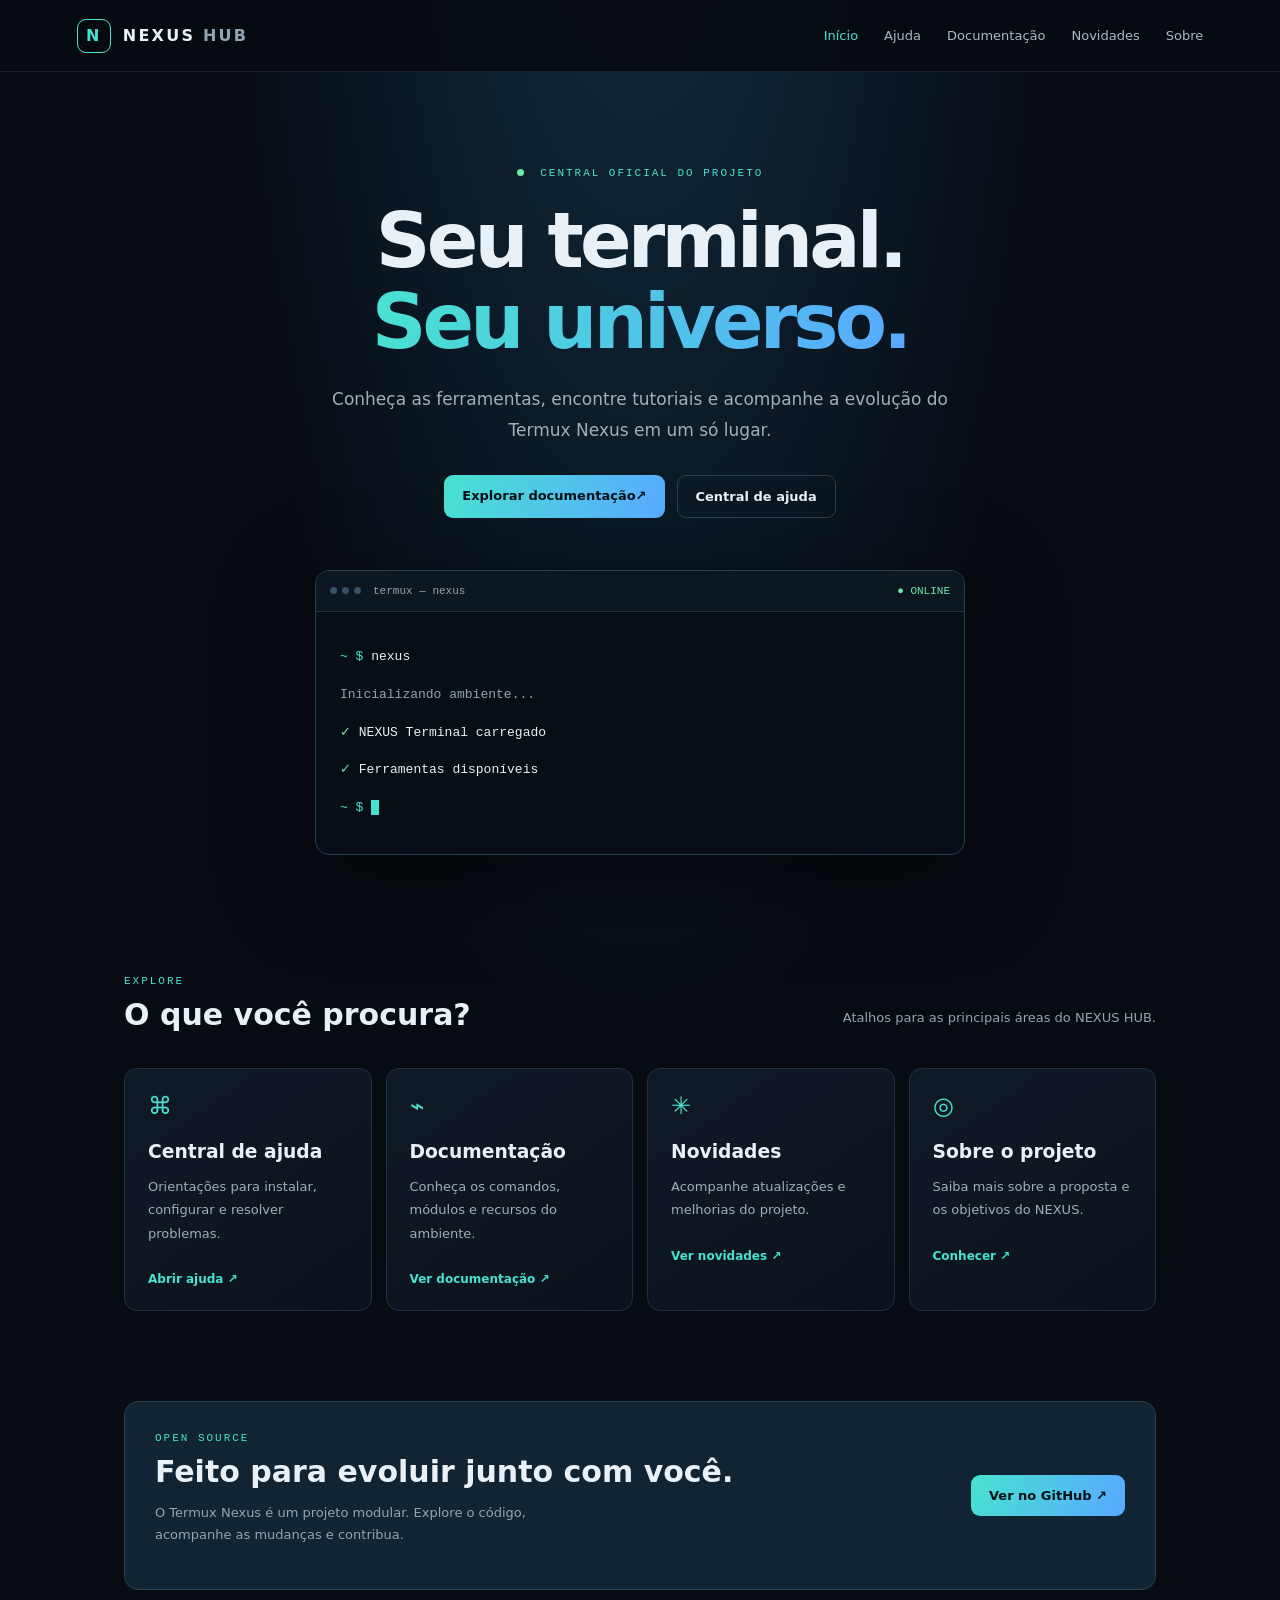
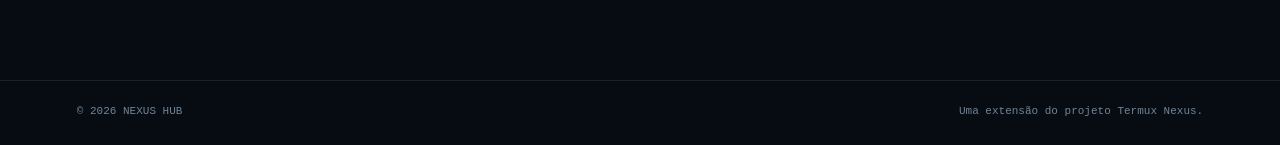
<file: docs/index.html>
<!doctype html>
<html lang="pt-BR"><head><meta charset="utf-8"><meta name="viewport" content="width=device-width,initial-scale=1"><meta name="theme-color" content="#070b12"><meta name="description" content="NEXUS HUB — central oficial de ajuda, documentação e novidades do Termux Nexus."><title>NEXUS HUB — Início</title><link rel="stylesheet" href="assets/style.css"></head><body>
<header class="topbar"><a class="brand" href="index.html"><span class="brand-mark">N</span><span>NEXUS<span class="muted"> HUB</span></span></a><button class="menu-toggle" aria-label="Abrir menu" aria-expanded="false">☰</button><nav class="nav"><a class="active" href="index.html">Início</a><a href="ajuda.html">Ajuda</a><a href="documentacao.html">Documentação</a><a href="novidades.html">Novidades</a><a href="sobre.html">Sobre</a></nav></header>
<main><section class="hero"><div class="eyebrow"><span class="pulse"></span> CENTRAL OFICIAL DO PROJETO</div><h1>Seu terminal.<br><span class="gradient">Seu universo.</span></h1><p class="lead">Conheça as ferramentas, encontre tutoriais e acompanhe a evolução do Termux Nexus em um só lugar.</p><div class="actions"><a class="button primary" href="documentacao.html">Explorar documentação <span>↗</span></a><a class="button secondary" href="ajuda.html">Central de ajuda</a></div><div class="terminal-card"><div class="terminal-head"><div class="dots"><i></i><i></i><i></i></div><span>termux — nexus</span><span class="live">● ONLINE</span></div><div class="terminal-body"><p><span class="cyan">~ $</span> nexus</p><p class="dim">Inicializando ambiente...</p><p><span class="green">✓</span> NEXUS Terminal carregado</p><p><span class="green">✓</span> Ferramentas disponíveis</p><p><span class="cyan">~ $</span> <span class="cursor"></span></p></div></div></section>
<section class="section"><div class="section-heading"><div><div class="eyebrow">EXPLORE</div><h2>O que você procura?</h2></div><p>Atalhos para as principais áreas do NEXUS HUB.</p></div><div class="cards">
<a class="card" href="ajuda.html"><span class="icon">⌘</span><h3>Central de ajuda</h3><p>Orientações para instalar, configurar e resolver problemas.</p><span class="card-link">Abrir ajuda ↗</span></a>
<a class="card" href="documentacao.html"><span class="icon">⌁</span><h3>Documentação</h3><p>Conheça os comandos, módulos e recursos do ambiente.</p><span class="card-link">Ver documentação ↗</span></a>
<a class="card" href="novidades.html"><span class="icon">✳</span><h3>Novidades</h3><p>Acompanhe atualizações e melhorias do projeto.</p><span class="card-link">Ver novidades ↗</span></a>
<a class="card" href="sobre.html"><span class="icon">◎</span><h3>Sobre o projeto</h3><p>Saiba mais sobre a proposta e os objetivos do NEXUS.</p><span class="card-link">Conhecer ↗</span></a>
</div></section><section class="callout"><div><div class="eyebrow">OPEN SOURCE</div><h2>Feito para evoluir junto com você.</h2><p>O Termux Nexus é um projeto modular. Explore o código, acompanhe as mudanças e contribua.</p></div><a class="button primary" href="https://github.com/EchoX10/termux-nexus" target="_blank" rel="noopener">Ver no GitHub ↗</a></section></main><footer><span>© <span data-year></span> NEXUS HUB</span><span>Uma extensão do projeto Termux Nexus.</span></footer><script src="assets/app.js"></script></body></html>
</file>
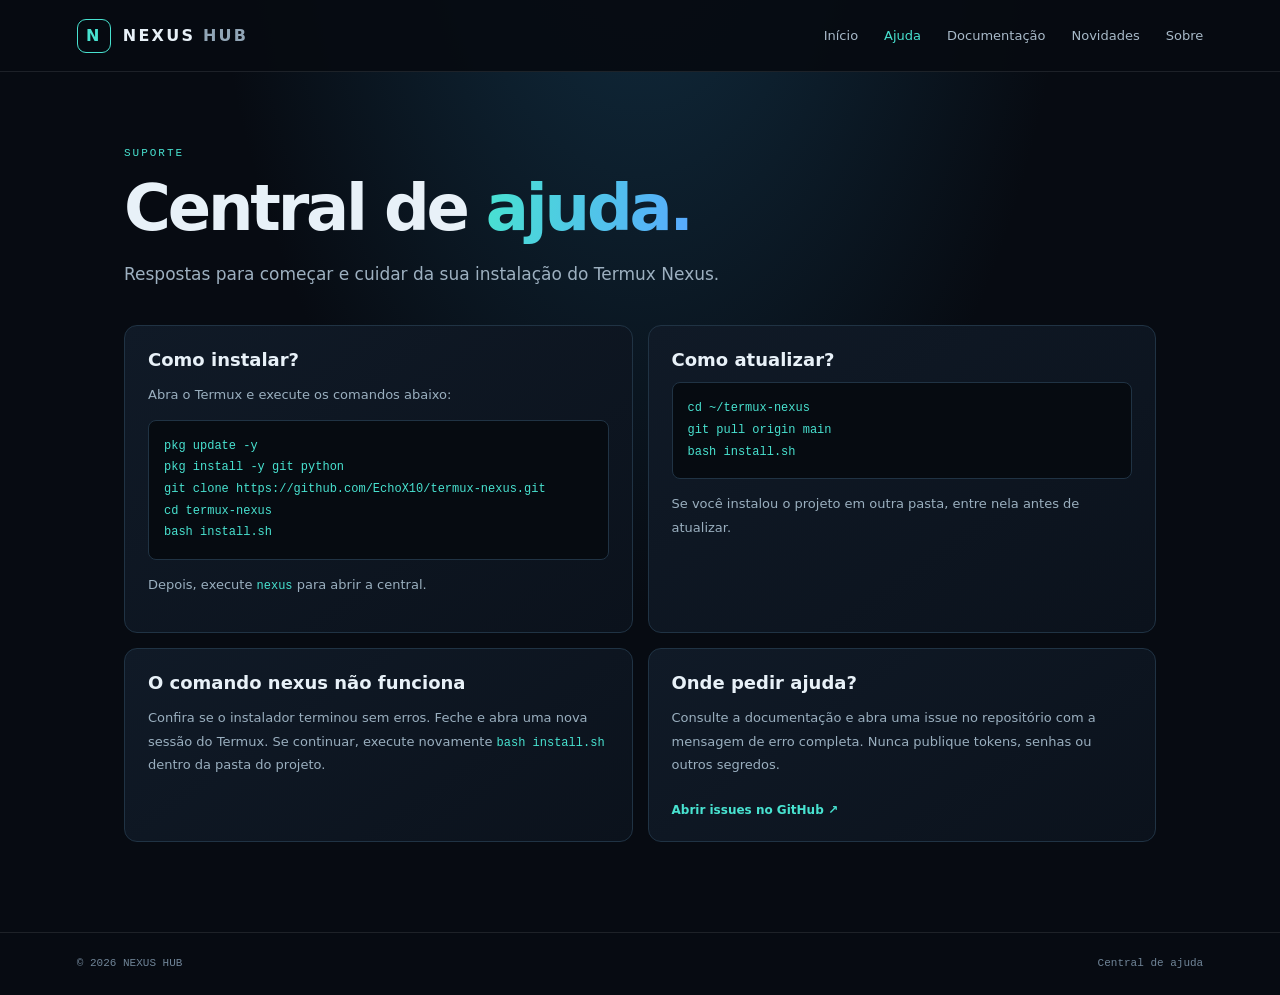
<file: docs/ajuda.html>
<!doctype html><html lang="pt-BR"><head><meta charset="utf-8"><meta name="viewport" content="width=device-width,initial-scale=1"><meta name="theme-color" content="#070b12"><title>Ajuda — NEXUS HUB</title><link rel="stylesheet" href="assets/style.css"></head><body><header class="topbar"><a class="brand" href="index.html"><span class="brand-mark">N</span><span>NEXUS<span class="muted"> HUB</span></span></a><button class="menu-toggle" aria-label="Abrir menu" aria-expanded="false">☰</button><nav class="nav"><a href="index.html">Início</a><a class="active" href="ajuda.html">Ajuda</a><a href="documentacao.html">Documentação</a><a href="novidades.html">Novidades</a><a href="sobre.html">Sobre</a></nav></header><main class="page"><div class="eyebrow">SUPORTE</div><h1>Central de <span class="gradient">ajuda.</span></h1><p class="lead">Respostas para começar e cuidar da sua instalação do Termux Nexus.</p><div class="content-grid"><article class="panel"><h2>Como instalar?</h2><p>Abra o Termux e execute os comandos abaixo:</p><pre><code>pkg update -y
pkg install -y git python
git clone https://github.com/EchoX10/termux-nexus.git
cd termux-nexus
bash install.sh</code></pre><p>Depois, execute <code>nexus</code> para abrir a central.</p></article><article class="panel"><h2>Como atualizar?</h2><pre><code>cd ~/termux-nexus
git pull origin main
bash install.sh</code></pre><p>Se você instalou o projeto em outra pasta, entre nela antes de atualizar.</p></article><article class="panel"><h2>O comando nexus não funciona</h2><p>Confira se o instalador terminou sem erros. Feche e abra uma nova sessão do Termux. Se continuar, execute novamente <code>bash install.sh</code> dentro da pasta do projeto.</p></article><article class="panel"><h2>Onde pedir ajuda?</h2><p>Consulte a documentação e abra uma issue no repositório com a mensagem de erro completa. Nunca publique tokens, senhas ou outros segredos.</p><a class="text-link" href="https://github.com/EchoX10/termux-nexus/issues" target="_blank" rel="noopener">Abrir issues no GitHub ↗</a></article></div></main><footer><span>© <span data-year></span> NEXUS HUB</span><span>Central de ajuda</span></footer><script src="assets/app.js"></script></body></html>
</file>
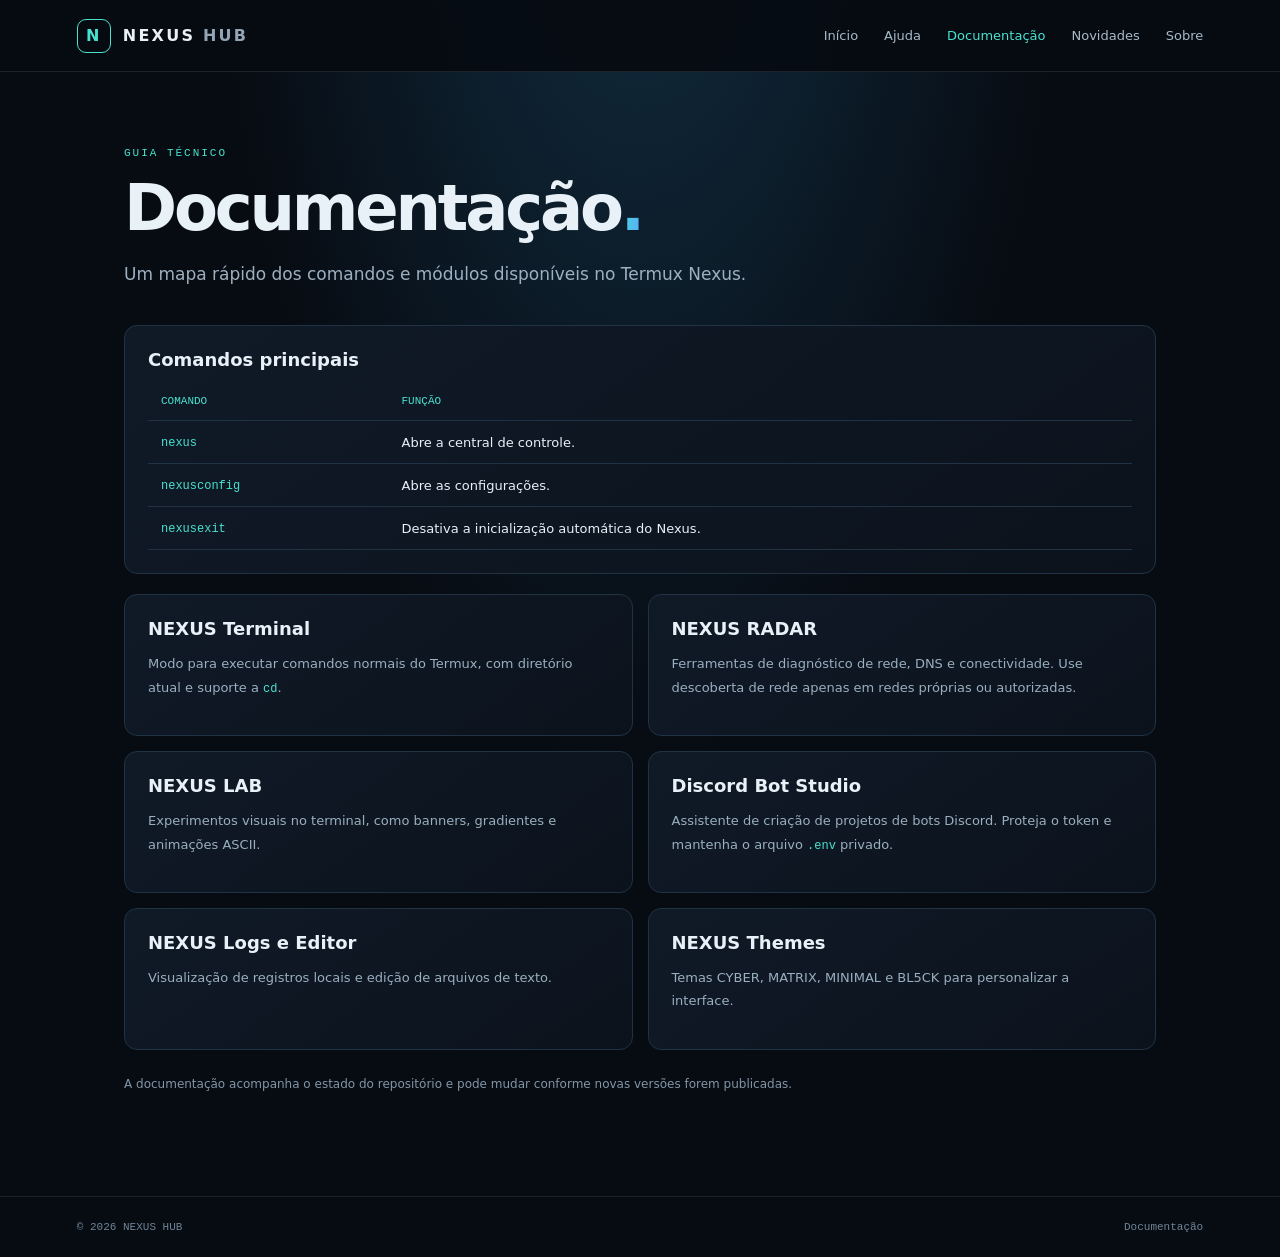
<file: docs/documentacao.html>
<!doctype html><html lang="pt-BR"><head><meta charset="utf-8"><meta name="viewport" content="width=device-width,initial-scale=1"><meta name="theme-color" content="#070b12"><title>Documentação — NEXUS HUB</title><link rel="stylesheet" href="assets/style.css"></head><body><header class="topbar"><a class="brand" href="index.html"><span class="brand-mark">N</span><span>NEXUS<span class="muted"> HUB</span></span></a><button class="menu-toggle" aria-label="Abrir menu" aria-expanded="false">☰</button><nav class="nav"><a href="index.html">Início</a><a href="ajuda.html">Ajuda</a><a class="active" href="documentacao.html">Documentação</a><a href="novidades.html">Novidades</a><a href="sobre.html">Sobre</a></nav></header><main class="page"><div class="eyebrow">GUIA TÉCNICO</div><h1>Documentação<span class="gradient">.</span></h1><p class="lead">Um mapa rápido dos comandos e módulos disponíveis no Termux Nexus.</p><div class="panel"><h2>Comandos principais</h2><div class="table-wrap"><table><tr><th>Comando</th><th>Função</th></tr><tr><td><code>nexus</code></td><td>Abre a central de controle.</td></tr><tr><td><code>nexusconfig</code></td><td>Abre as configurações.</td></tr><tr><td><code>nexusexit</code></td><td>Desativa a inicialização automática do Nexus.</td></tr></table></div></div><div class="content-grid"><article class="panel"><h2>NEXUS Terminal</h2><p>Modo para executar comandos normais do Termux, com diretório atual e suporte a <code>cd</code>.</p></article><article class="panel"><h2>NEXUS RADAR</h2><p>Ferramentas de diagnóstico de rede, DNS e conectividade. Use descoberta de rede apenas em redes próprias ou autorizadas.</p></article><article class="panel"><h2>NEXUS LAB</h2><p>Experimentos visuais no terminal, como banners, gradientes e animações ASCII.</p></article><article class="panel"><h2>Discord Bot Studio</h2><p>Assistente de criação de projetos de bots Discord. Proteja o token e mantenha o arquivo <code>.env</code> privado.</p></article><article class="panel"><h2>NEXUS Logs e Editor</h2><p>Visualização de registros locais e edição de arquivos de texto.</p></article><article class="panel"><h2>NEXUS Themes</h2><p>Temas CYBER, MATRIX, MINIMAL e BL5CK para personalizar a interface.</p></article></div><p class="note">A documentação acompanha o estado do repositório e pode mudar conforme novas versões forem publicadas.</p></main><footer><span>© <span data-year></span> NEXUS HUB</span><span>Documentação</span></footer><script src="assets/app.js"></script></body></html>
</file>
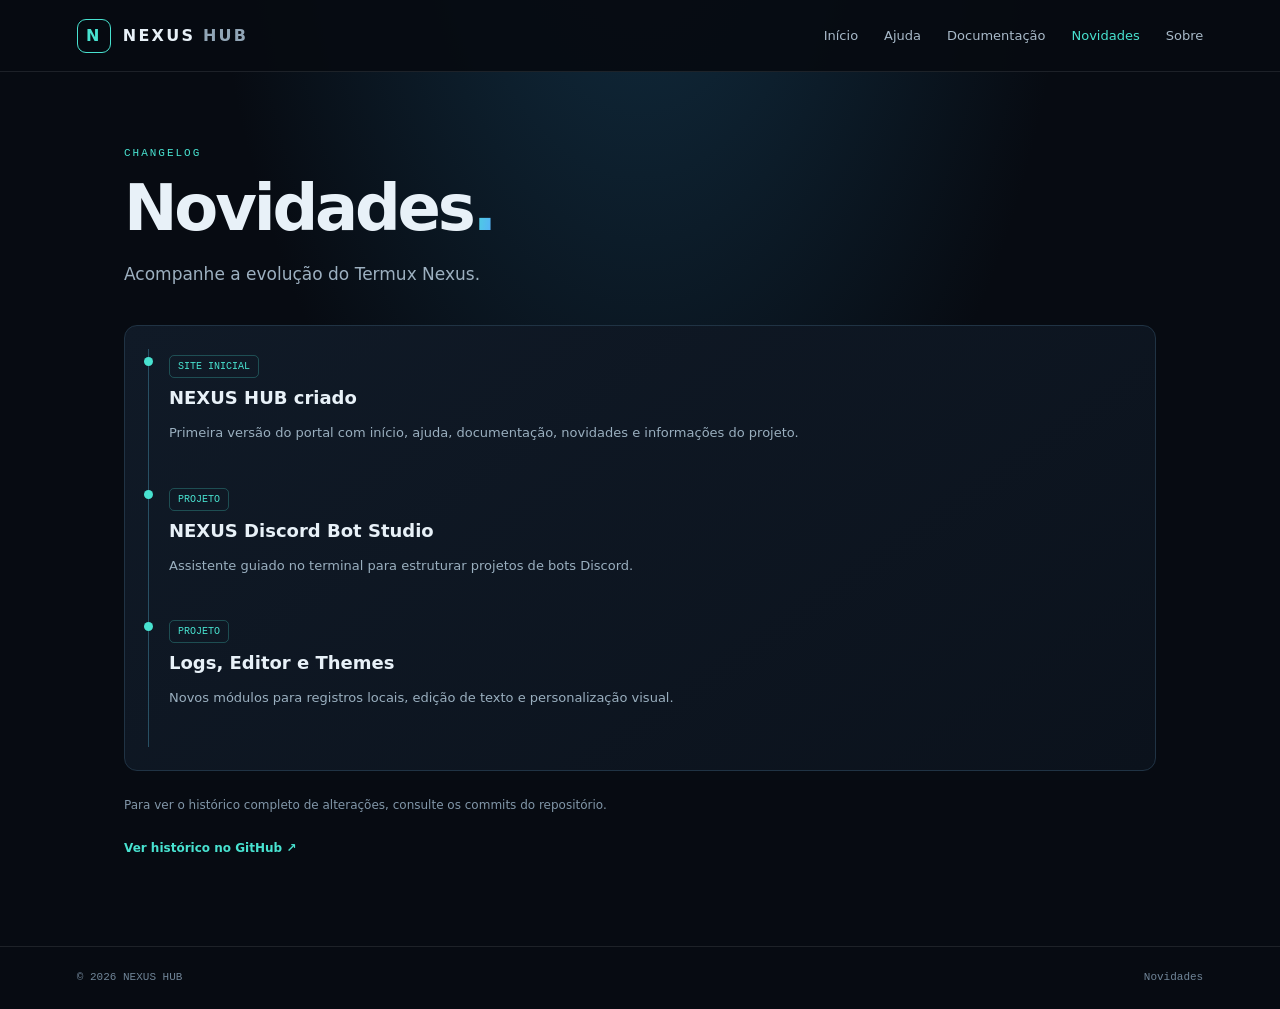
<file: docs/novidades.html>
<!doctype html><html lang="pt-BR"><head><meta charset="utf-8"><meta name="viewport" content="width=device-width,initial-scale=1"><meta name="theme-color" content="#070b12"><title>Novidades — NEXUS HUB</title><link rel="stylesheet" href="assets/style.css"></head><body><header class="topbar"><a class="brand" href="index.html"><span class="brand-mark">N</span><span>NEXUS<span class="muted"> HUB</span></span></a><button class="menu-toggle" aria-label="Abrir menu" aria-expanded="false">☰</button><nav class="nav"><a href="index.html">Início</a><a href="ajuda.html">Ajuda</a><a href="documentacao.html">Documentação</a><a class="active" href="novidades.html">Novidades</a><a href="sobre.html">Sobre</a></nav></header><main class="page"><div class="eyebrow">CHANGELOG</div><h1>Novidades<span class="gradient">.</span></h1><p class="lead">Acompanhe a evolução do Termux Nexus.</p><article class="panel timeline"><div class="timeline-item"><span class="tag">SITE INICIAL</span><h2>NEXUS HUB criado</h2><p>Primeira versão do portal com início, ajuda, documentação, novidades e informações do projeto.</p></div><div class="timeline-item"><span class="tag">PROJETO</span><h2>NEXUS Discord Bot Studio</h2><p>Assistente guiado no terminal para estruturar projetos de bots Discord.</p></div><div class="timeline-item"><span class="tag">PROJETO</span><h2>Logs, Editor e Themes</h2><p>Novos módulos para registros locais, edição de texto e personalização visual.</p></div></article><p class="note">Para ver o histórico completo de alterações, consulte os commits do repositório.</p><a class="text-link" href="https://github.com/EchoX10/termux-nexus/commits/main" target="_blank" rel="noopener">Ver histórico no GitHub ↗</a></main><footer><span>© <span data-year></span> NEXUS HUB</span><span>Novidades</span></footer><script src="assets/app.js"></script></body></html>
</file>
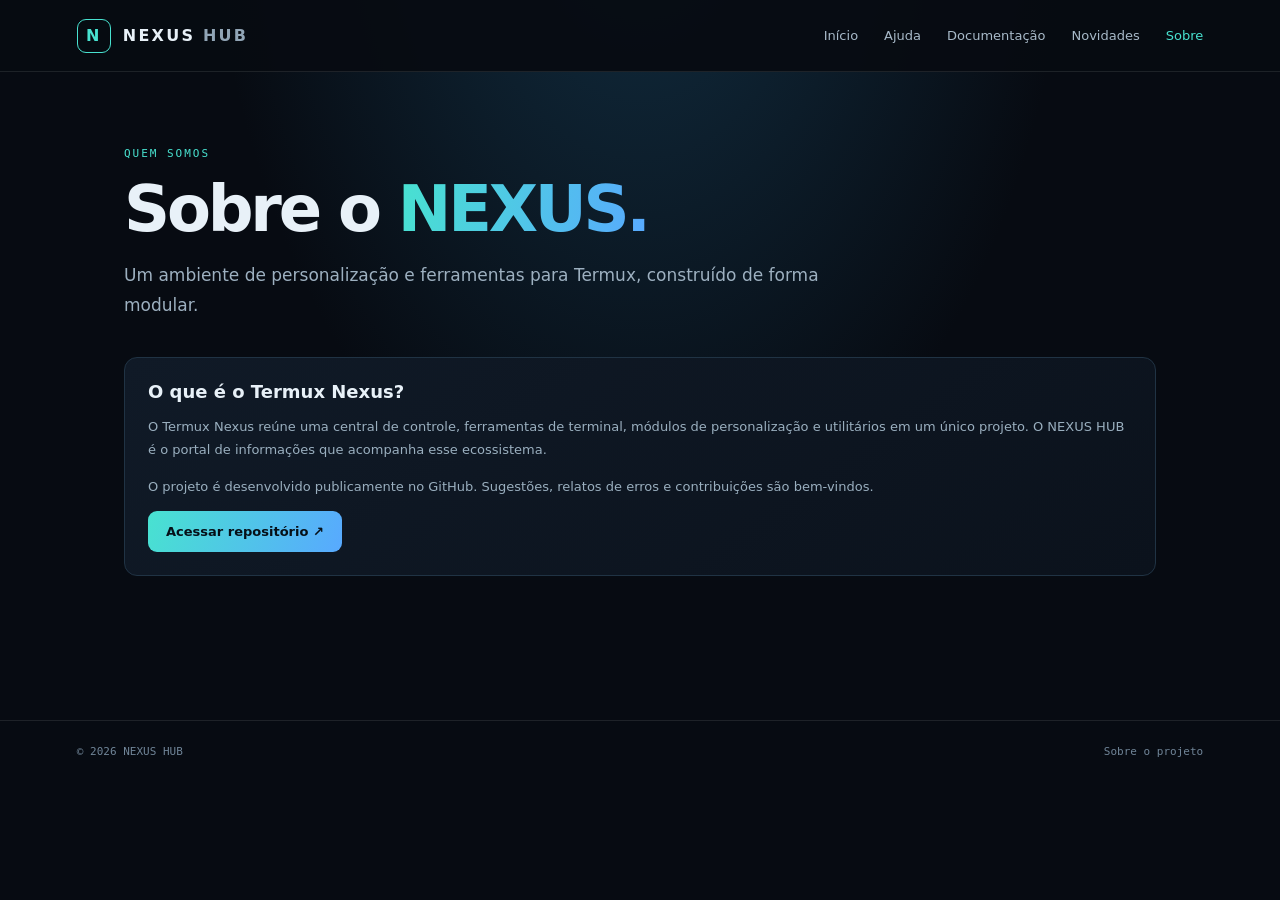
<file: docs/sobre.html>
<!doctype html><html lang="pt-BR"><head><meta charset="utf-8"><meta name="viewport" content="width=device-width,initial-scale=1"><meta name="theme-color" content="#070b12"><title>Sobre — NEXUS HUB</title><link rel="stylesheet" href="assets/style.css"></head><body><header class="topbar"><a class="brand" href="index.html"><span class="brand-mark">N</span><span>NEXUS<span class="muted"> HUB</span></span></a><button class="menu-toggle" aria-label="Abrir menu" aria-expanded="false">☰</button><nav class="nav"><a href="index.html">Início</a><a href="ajuda.html">Ajuda</a><a href="documentacao.html">Documentação</a><a href="novidades.html">Novidades</a><a class="active" href="sobre.html">Sobre</a></nav></header><main class="page"><div class="eyebrow">QUEM SOMOS</div><h1>Sobre o <span class="gradient">NEXUS.</span></h1><p class="lead">Um ambiente de personalização e ferramentas para Termux, construído de forma modular.</p><div class="panel"><h2>O que é o Termux Nexus?</h2><p>O Termux Nexus reúne uma central de controle, ferramentas de terminal, módulos de personalização e utilitários em um único projeto. O NEXUS HUB é o portal de informações que acompanha esse ecossistema.</p><p>O projeto é desenvolvido publicamente no GitHub. Sugestões, relatos de erros e contribuições são bem-vindos.</p><a class="button primary" href="https://github.com/EchoX10/termux-nexus" target="_blank" rel="noopener">Acessar repositório ↗</a></div></main><footer><span>© <span data-year></span> NEXUS HUB</span><span>Sobre o projeto</span></footer><script src="assets/app.js"></script></body></html>
</file>
<file: docs/assets/style.css>
:root{color-scheme:dark;--bg:#070b12;--panel:#0e1722;--line:#203344;--text:#e8f1f8;--muted:#91a5b6;--cyan:#48e2d0;--blue:#58a9ff}*{box-sizing:border-box}body{margin:0;background:radial-gradient(ellipse at 50% -20%,#123044,transparent 48%),var(--bg);color:var(--text);font-family:system-ui,sans-serif;min-height:100vh}a{color:inherit;text-decoration:none}.topbar{height:72px;display:flex;align-items:center;justify-content:space-between;padding:0 6vw;border-bottom:1px solid #ffffff18;background:#070b12ee;position:sticky;top:0;z-index:5}.brand{display:flex;gap:12px;align-items:center;font-weight:800;letter-spacing:.14em}.brand-mark{display:grid;place-items:center;width:34px;height:34px;border:1px solid var(--cyan);color:var(--cyan);border-radius:9px}.muted{color:var(--muted)}.nav{display:flex;gap:26px;color:#a8bac9;font-size:13px}.nav a:hover,.nav a.active{color:var(--cyan)}.menu-toggle{display:none;background:none;color:var(--cyan);border:1px solid var(--line);border-radius:8px;padding:8px 11px}.hero{max-width:1080px;margin:auto;padding:95px 24px 70px;text-align:center}.eyebrow{font:11px monospace;letter-spacing:.18em;color:var(--cyan)}.pulse{display:inline-block;width:7px;height:7px;background:#70e6a4;border-radius:50%;margin-right:8px}h1{font-size:clamp(42px,8vw,76px);line-height:1.06;letter-spacing:-.05em;margin:22px 0}.gradient{background:linear-gradient(100deg,var(--cyan),var(--blue));background-clip:text;color:transparent}.lead{max-width:650px;margin:0 auto;color:#9db0c0;font-size:17px;line-height:1.8}.actions{display:flex;justify-content:center;gap:12px;margin:30px 0 52px;flex-wrap:wrap}.button{display:inline-flex;padding:13px 18px;border-radius:9px;font-size:13px;font-weight:700}.primary{background:linear-gradient(110deg,var(--cyan),var(--blue));color:#061018}.secondary{border:1px solid #294052}.terminal-card{max-width:650px;margin:auto;text-align:left;border:1px solid #244052;border-radius:14px;overflow:hidden;background:#080e16;box-shadow:0 24px 90px #0008}.terminal-head{padding:14px;background:#0d1722;border-bottom:1px solid var(--line);color:var(--muted);font:11px monospace}.dots{display:inline-flex;gap:5px;margin-right:12px}.dots i{width:7px;height:7px;background:#375064;border-radius:50%}.live{float:right;color:#70e6a4}.terminal-body{padding:20px 24px;font:13px/1.9 monospace}.cyan{color:var(--cyan)}.green{color:#70e6a4}.dim{color:var(--muted)}.cursor{display:inline-block;width:8px;height:15px;background:var(--cyan);vertical-align:middle;animation:blink 1s steps(2) infinite}@keyframes blink{50%{opacity:0}}.section,.page{max-width:1080px;margin:auto;padding:50px 24px 90px}.section-heading{display:flex;justify-content:space-between;align-items:end;gap:24px;margin-bottom:26px}.section-heading h2,.callout h2{font-size:30px;margin:10px 0}.section-heading p,.callout p{color:var(--muted);max-width:400px;line-height:1.7;font-size:13px}.cards{display:grid;grid-template-columns:repeat(4,1fr);gap:14px}.card,.panel{background:linear-gradient(145deg,#101a27,#0b121c);border:1px solid var(--line);border-radius:13px;padding:23px}.card:hover{border-color:#48e2d077;transform:translateY(-2px)}.icon{color:var(--cyan);font:24px monospace}.card h3{margin:20px 0 8px}.card p,.panel p{color:#9aafbf;font-size:13px;line-height:1.8}.card-link,.text-link{display:inline-block;margin-top:14px;color:var(--cyan);font-size:12px;font-weight:700}.callout{max-width:1032px;margin:0 auto 90px;padding:30px;border:1px solid #254455;border-radius:14px;background:#102433;display:flex;align-items:center;justify-content:space-between;gap:24px}.page{padding-top:75px;min-height:72vh}.page h1{font-size:clamp(40px,7vw,64px);margin:16px 0}.page>.lead{margin:0 0 36px;max-width:700px}.content-grid{display:grid;grid-template-columns:repeat(2,1fr);gap:15px;margin-top:20px}.panel h2{font-size:18px;margin:0 0 12px}.panel pre{white-space:pre-wrap;overflow-wrap:anywhere;background:#060b11;border:1px solid var(--line);padding:15px;border-radius:8px;color:var(--cyan);font:12px/1.8 monospace}.panel code,td code{color:var(--cyan);font:12px monospace}.table-wrap{overflow-x:auto}table{width:100%;border-collapse:collapse;font-size:13px}th,td{text-align:left;padding:13px;border-bottom:1px solid var(--line)}th{color:var(--cyan);font:11px monospace;text-transform:uppercase}.note{color:#8196a8;font-size:12px;line-height:1.7;margin-top:24px}.timeline-item{padding:5px 0 24px 20px;border-left:1px solid #285064;position:relative}.timeline-item:before{content:'';position:absolute;left:-5px;top:8px;width:9px;height:9px;border-radius:50%;background:var(--cyan)}.timeline-item h2{margin:14px 0 5px}.tag{font:10px monospace;color:var(--cyan);border:1px solid #48e2d044;padding:5px 8px;border-radius:5px}footer{border-top:1px solid #ffffff18;padding:24px 6vw;display:flex;justify-content:space-between;color:#708598;font:11px monospace}@media(max-width:760px){.menu-toggle{display:block}.nav{display:none;position:absolute;top:71px;left:0;right:0;padding:18px 24px;background:#0a111b;border-bottom:1px solid var(--line);flex-direction:column;gap:18px}.nav.open{display:flex}.hero{padding-top:70px}.cards{grid-template-columns:repeat(2,1fr)}.section-heading{display:block}.callout{margin:0 20px 60px;display:block}.content-grid{grid-template-columns:1fr}.page{padding-top:50px}footer{gap:12px;flex-direction:column}}@media(max-width:430px){.cards{grid-template-columns:1fr}.lead{font-size:15px}}
</file>
